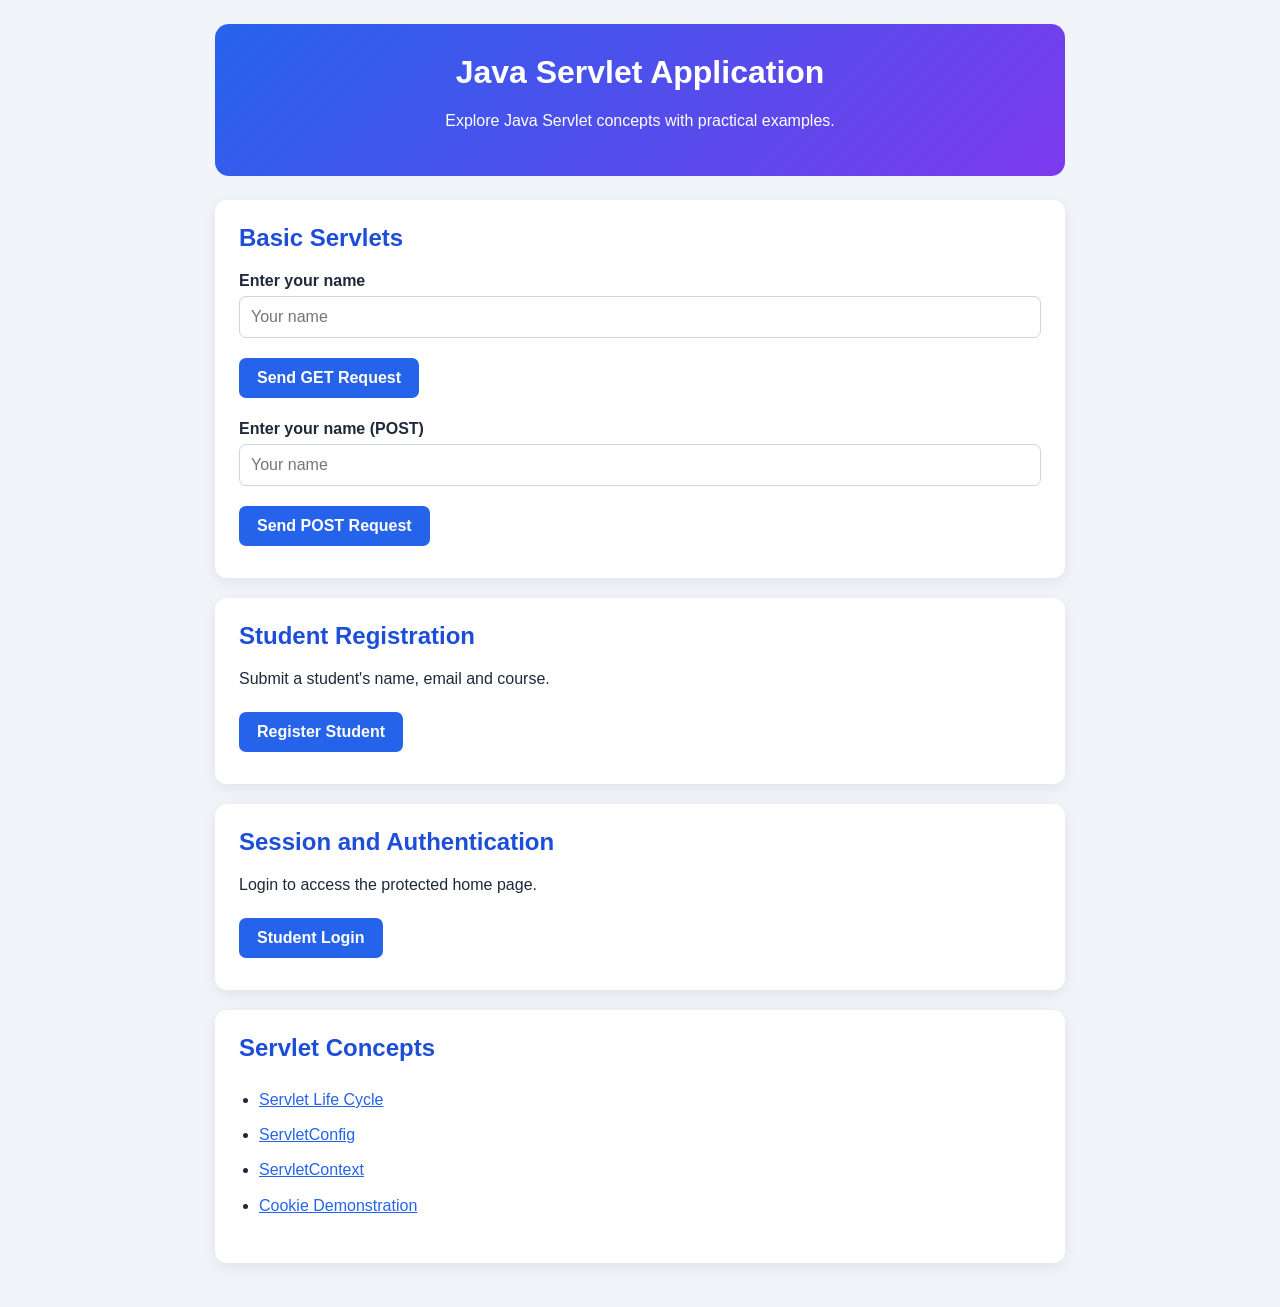
<file: Lab-Experiments/Servlets/src/main/webapp/index.html>
<!DOCTYPE html>
<html lang="en">
<head>
    <meta charset="UTF-8">
    <meta name="viewport" content="width=device-width, initial-scale=1">
    <title>Java Servlet Practical</title>
    <link rel="stylesheet" href="css/style.css">
</head>
<body>
    <main class="container">
        <header class="hero">
            <h1>Java Servlet Application</h1>
            <p>Explore Java Servlet concepts with practical examples.</p>
        </header>

        <section class="card">
            <h2>Basic Servlets</h2>
            <form action="hello" method="get">
                <label for="name">Enter your name</label>
                <input id="name" type="text" name="name"
                       placeholder="Your name" required>
                <button type="submit">Send GET Request</button>
            </form>

            <form action="hello" method="post">
                <label for="postName">Enter your name (POST)</label>
                <input id="postName" type="text" name="name"
                       placeholder="Your name" required>
                <button type="submit">Send POST Request</button>
            </form>
        </section>

        <section class="card">
            <h2>Student Registration</h2>
            <p>Submit a student's name, email and course.</p>
            <a class="button" href="student.html">Register Student</a>
        </section>

        <section class="card">
            <h2>Session and Authentication</h2>
            <p>Login to access the protected home page.</p>
            <a class="button" href="login.html">Student Login</a>
        </section>

        <section class="card">
            <h2>Servlet Concepts</h2>
            <ul class="links">
                <li><a href="lifecycle">Servlet Life Cycle</a></li>
                <li><a href="config">ServletConfig</a></li>
                <li><a href="context">ServletContext</a></li>
                <li><a href="cookie">Cookie Demonstration</a></li>
            </ul>
        </section>
    </main>
</body>
</html>
</file>
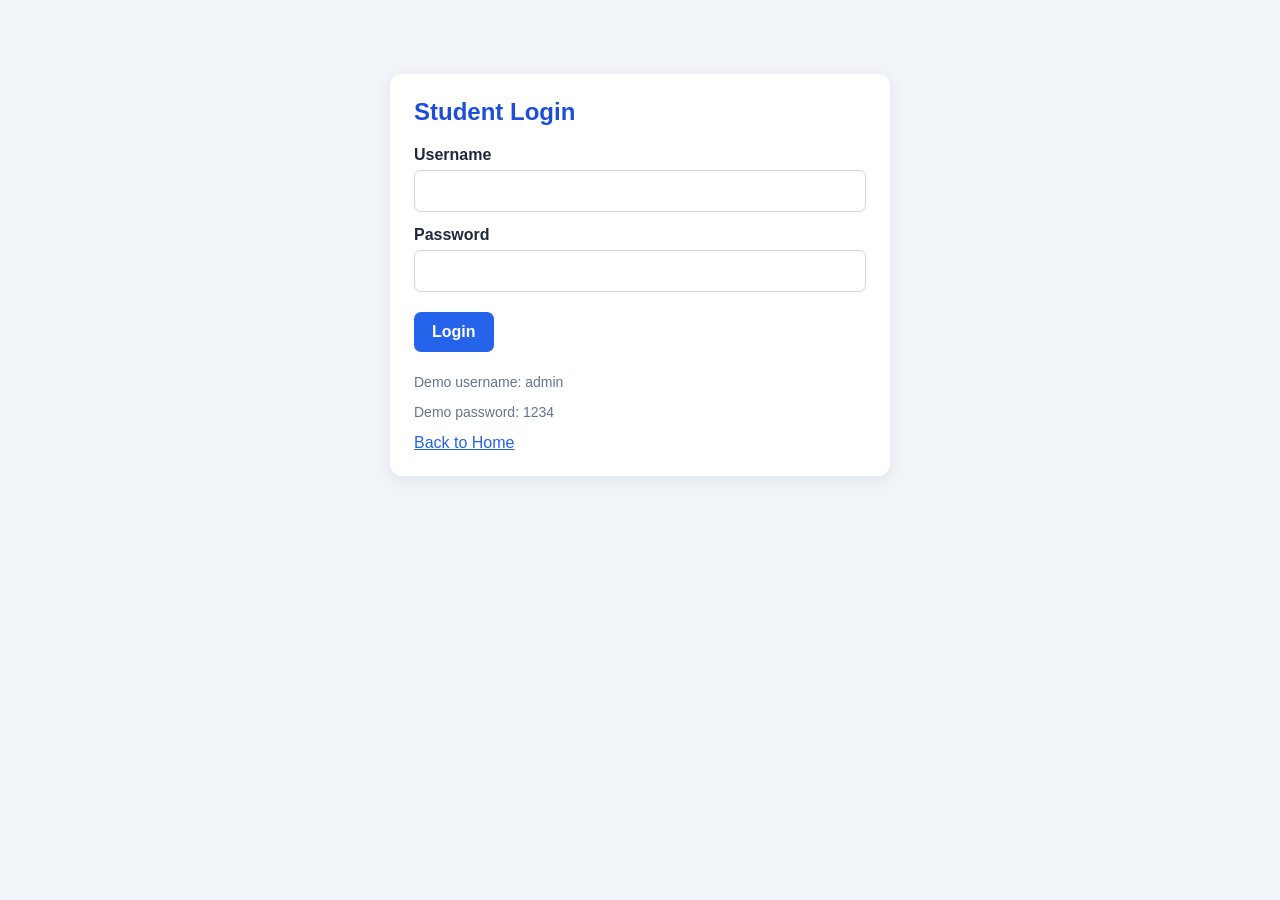
<file: Lab-Experiments/Servlets/src/main/webapp/login.html>
<!DOCTYPE html>
<html lang="en">
<head>
    <meta charset="UTF-8">
    <meta name="viewport" content="width=device-width, initial-scale=1">
    <title>Student Login</title>
    <link rel="stylesheet" href="css/style.css">
</head>
<body>
    <main class="container narrow">
        <section class="card">
            <h1>Student Login</h1>
            <form action="login" method="post">
                <label for="username">Username</label>
                <input id="username" type="text" name="username"
                       autocomplete="username" required>

                <label for="password">Password</label>
                <input id="password" type="password" name="password"
                       autocomplete="current-password" required>

                <button type="submit">Login</button>
            </form>
            <p class="hint">Demo username: admin</p>
            <p class="hint">Demo password: 1234</p>
            <a href="index.html">Back to Home</a>
        </section>
    </main>
</body>
</html>
</file>
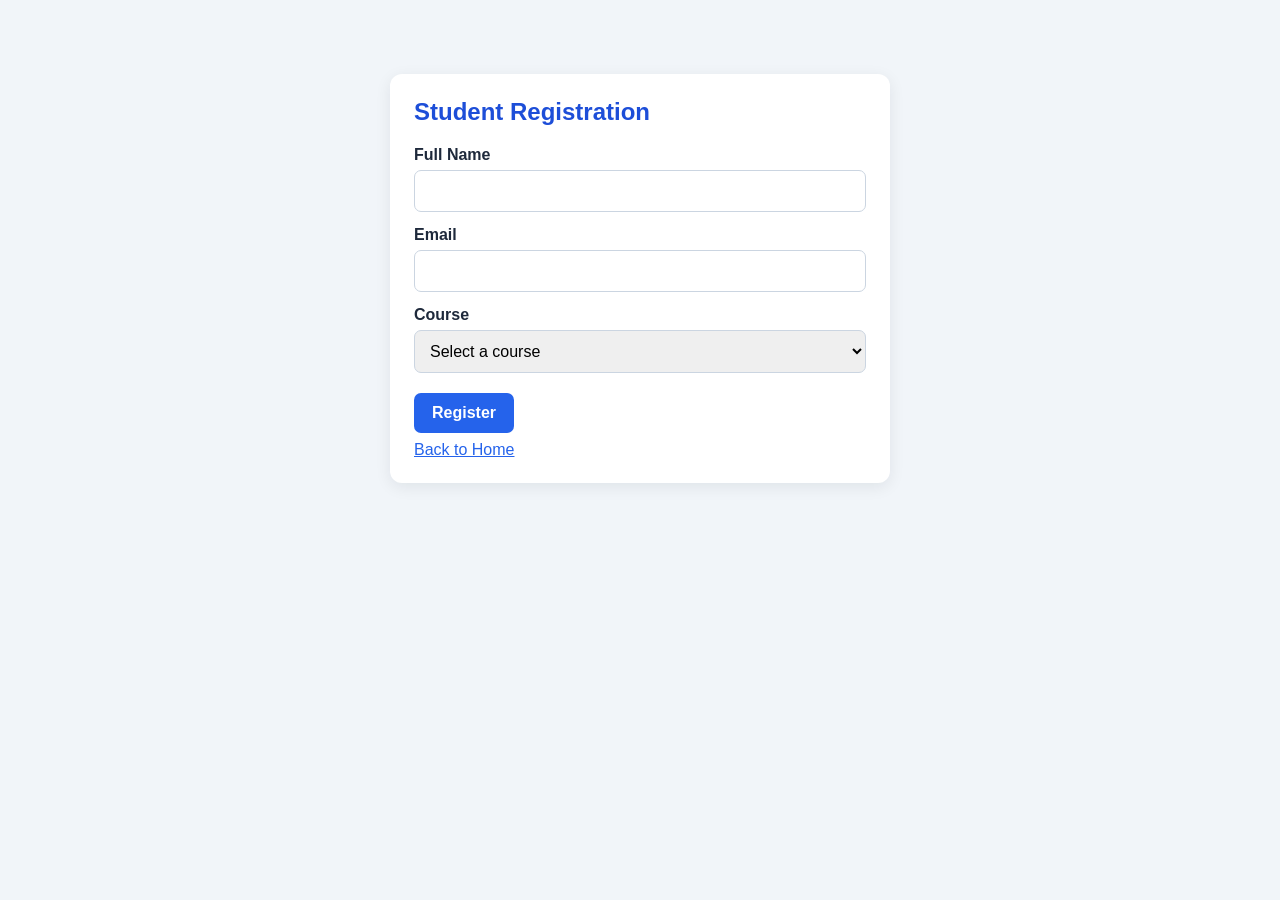
<file: Lab-Experiments/Servlets/src/main/webapp/student.html>
<!DOCTYPE html>
<html lang="en">
<head>
    <meta charset="UTF-8">
    <meta name="viewport" content="width=device-width, initial-scale=1">
    <title>Student Registration</title>
    <link rel="stylesheet" href="css/style.css">
</head>
<body>
    <main class="container narrow">
        <section class="card">
            <h1>Student Registration</h1>
            <form action="register" method="post">
                <label for="name">Full Name</label>
                <input id="name" type="text" name="name"
                       maxlength="100" required>

                <label for="email">Email</label>
                <input id="email" type="email" name="email"
                       maxlength="254" required>

                <label for="course">Course</label>
                <select id="course" name="course" required>
                    <option value="">Select a course</option>
                    <option value="B.Tech CSE">B.Tech CSE</option>
                    <option value="B.Tech IT">B.Tech IT</option>
                    <option value="MCA">MCA</option>
                    <option value="BCA">BCA</option>
                </select>

                <button type="submit">Register</button>
            </form>
            <a href="index.html">Back to Home</a>
        </section>
    </main>
</body>
</html>
</file>
<file: Lab-Experiments/Servlets/src/main/webapp/css/style.css>
* {
    box-sizing: border-box;
}

body {
    margin: 0;
    padding: 24px 16px;
    font-family: Arial, sans-serif;
    background: #f1f5f9;
    color: #1e293b;
}

.container {
    width: 100%;
    max-width: 850px;
    margin: 0 auto;
}

.narrow {
    max-width: 500px;
    padding-top: 50px;
}

.hero {
    padding: 30px;
    margin-bottom: 24px;
    border-radius: 14px;
    text-align: center;
    color: white;
    background: linear-gradient(135deg, #2563eb, #7c3aed);
}

.hero h1 {
    margin-top: 0;
}

.card {
    background: white;
    padding: 24px;
    margin-bottom: 20px;
    border-radius: 12px;
    box-shadow: 0 4px 16px rgba(15, 23, 42, 0.08);
}

.card h1, .card h2 {
    margin-top: 0;
    color: #1d4ed8;
}

label {
    display: block;
    margin: 14px 0 6px;
    font-weight: 600;
}

input, select {
    display: block;
    width: 100%;
    padding: 11px;
    border: 1px solid #cbd5e1;
    border-radius: 7px;
    margin-bottom: 12px;
    font: inherit;
}

input:focus, select:focus {
    outline: 2px solid #93c5fd;
    border-color: #2563eb;
}

button, .button {
    display: inline-block;
    padding: 11px 18px;
    margin: 8px 0;
    border: 0;
    border-radius: 7px;
    background: #2563eb;
    color: white;
    font: inherit;
    font-weight: 600;
    text-decoration: none;
    cursor: pointer;
}

button:hover, .button:hover {
    background: #1d4ed8;
}

.links {
    padding-left: 20px;
    line-height: 2.2;
}

a {
    color: #2563eb;
}

.hint {
    color: #64748b;
    font-size: 14px;
}

@media (max-width: 600px) {
    body {
        padding: 14px 10px;
    }

    .card {
        padding: 18px;
    }

    .hero {
        padding: 22px 14px;
    }
}
</file>
